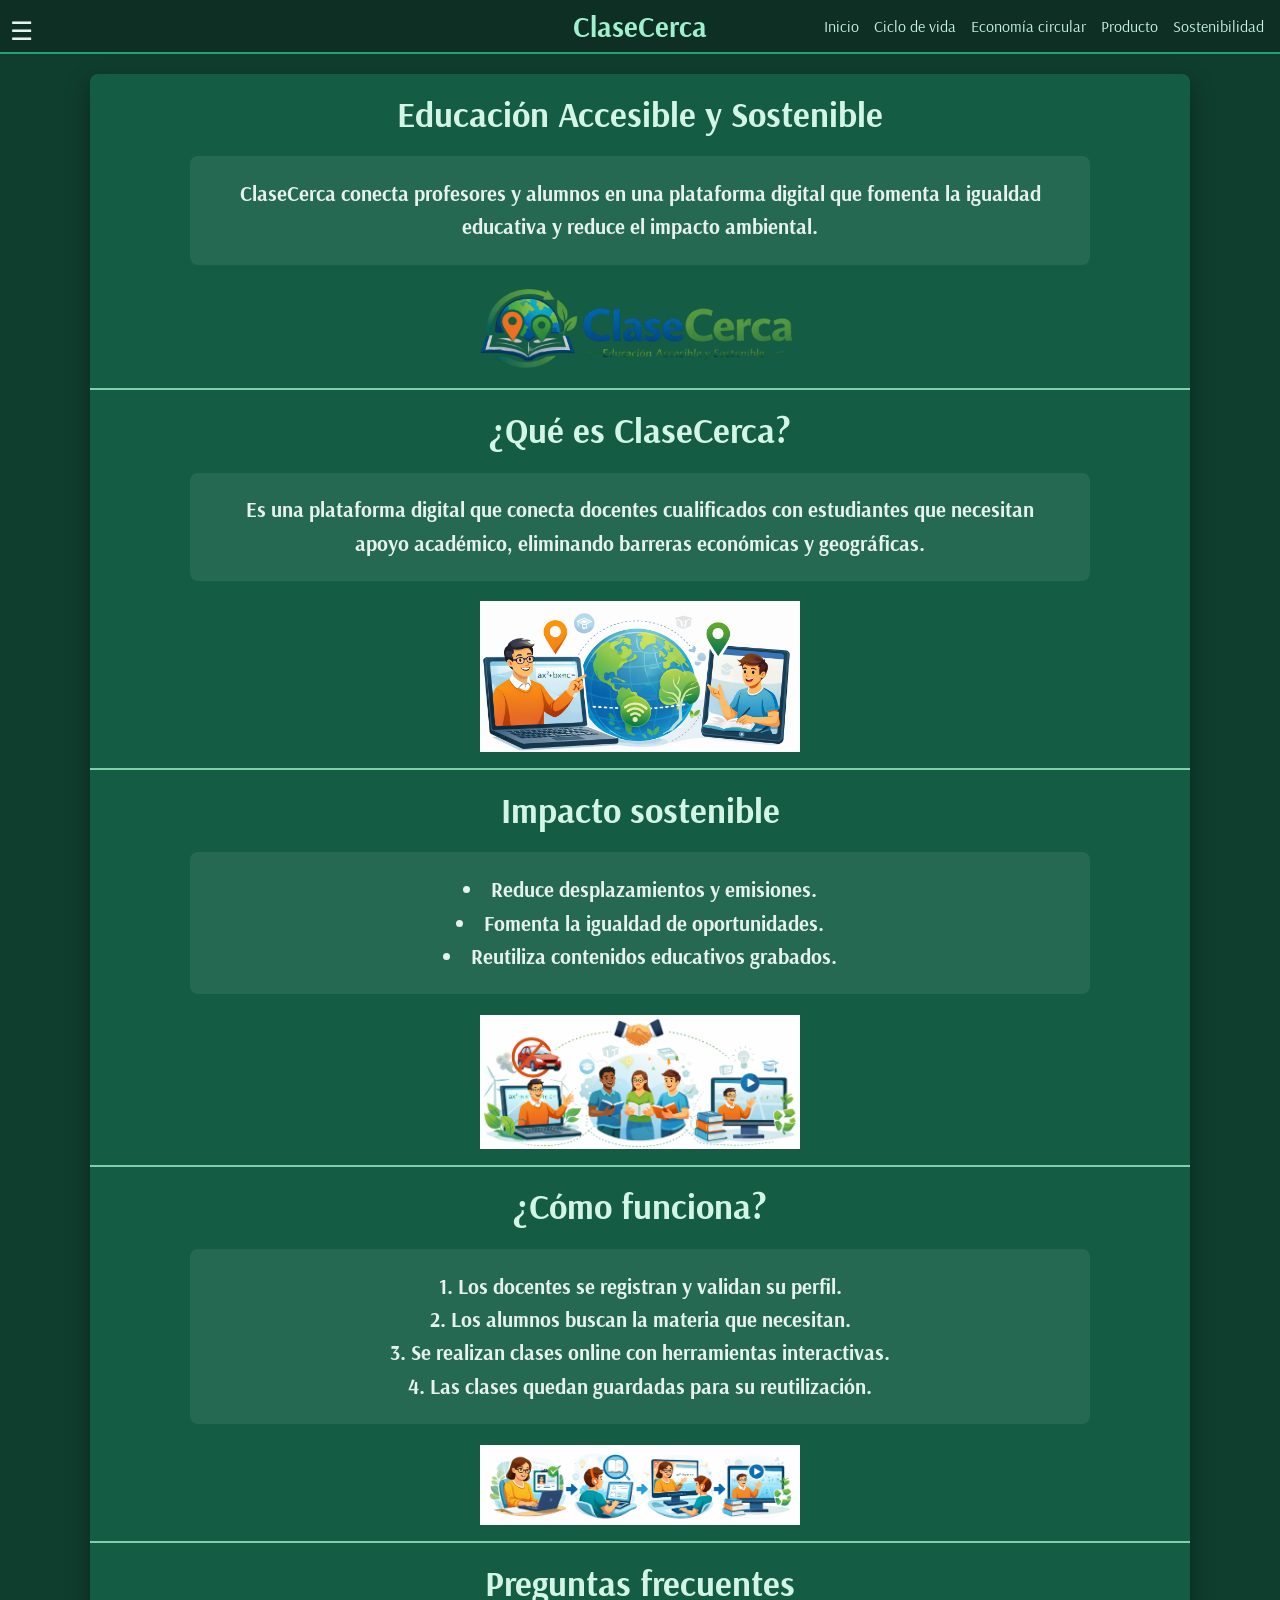
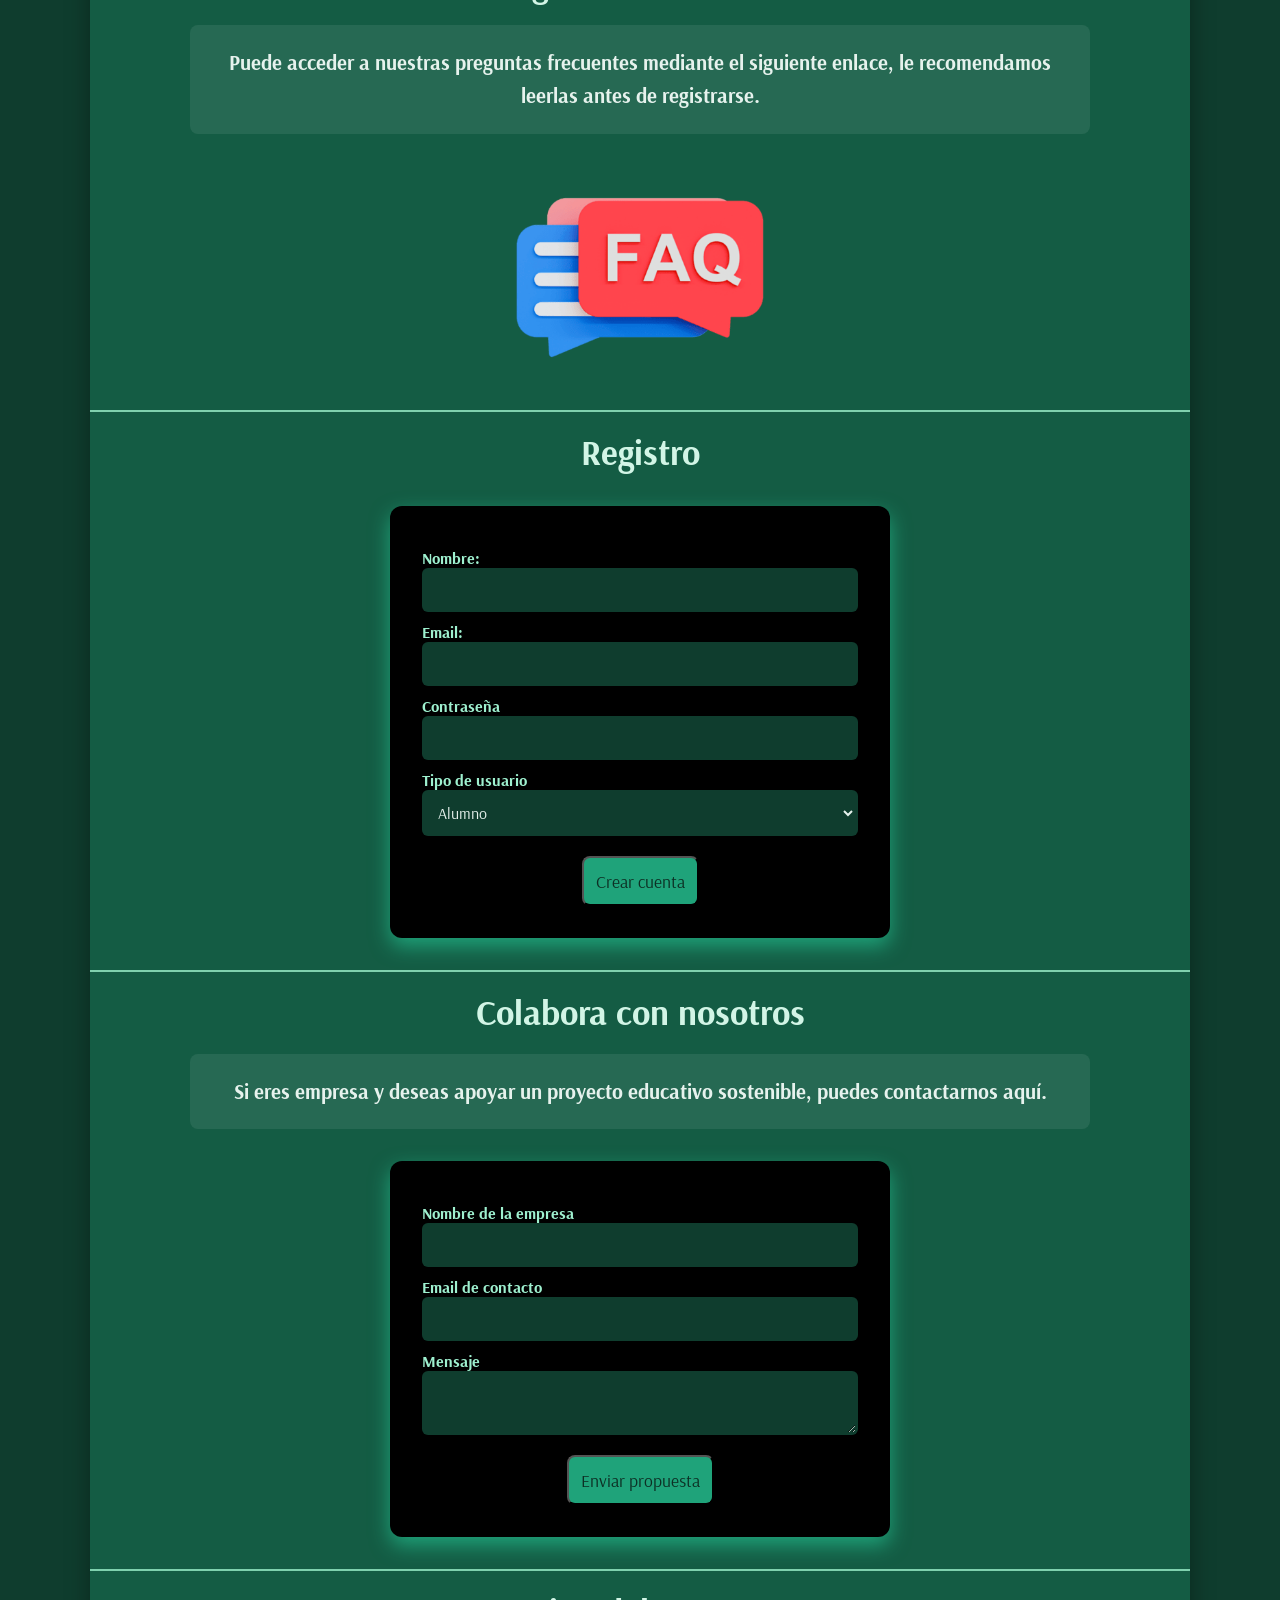
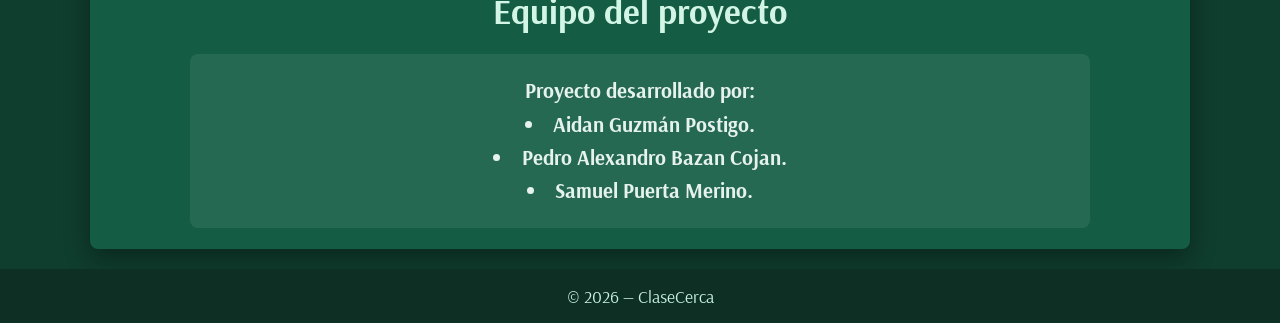
<file: index.html>
<!DOCTYPE html>
<html lang="es">
<head>
  <meta charset="UTF-8" />
  <meta name="viewport" content="width=device-width, initial-scale=1.0"/>
  <title>ClaseCerca</title>
  <link rel="stylesheet" href="css/styles.css" />
  <script src="js/main.js" defer></script>
</head>
<body>
    <header class="site-header">
    <h1>ClaseCerca</h1>
    <nav class="main-nav">
      <ul>
        <li><a href="#">Inicio</a></li>
        <li><a href="pages/ciclo-vida.html">Ciclo de vida</a></li>
        <li><a href="pages/equipo.html">Economía circular</a></li>
        <li><a href="pages/producto.html">Producto</a></li>
        <li><a href="pages/sostenibilidad.html">Sostenibilidad</a></li>
      </ul>
    </nav>
    <button class="open-menu" aria-label="Abrir menú lateral"><span id="toggleIcon">☰</span></button>
  </header>
  <nav id="sideMenu" class="side-menu">
    <ul>
        <li><a href="#">Inicio</a></li>
        <li><a href="pages/ciclo-vida.html">Ciclo de vida</a></li>
        <li><a href="pages/equipo.html">Relación con la economía circular</a></li>
        <li><a href="pages/producto.html">Presentación del producto</a></li>
        <li><a href="pages/sostenibilidad.html">Relación con la sostenibilidad</a></li>
      </ul>
  </nav>
  <main>
    <section id="hero">
      <h2>Educación Accesible y Sostenible</h2>
      <h3>
        ClaseCerca conecta profesores y alumnos en una plataforma digital que fomenta la igualdad educativa y reduce el impacto ambiental.
      </h3>
      <figure>
        <a href="https://github.com/AidanGuzmanPostigo/Sostenibilidad-Proyecto.git"><img src="assets/logo.png"/></a>
      </figure>
      <hr>
      <h2>¿Qué es ClaseCerca?</h2>
      <h3>
        Es una plataforma digital que conecta docentes cualificados con 
        estudiantes que necesitan apoyo académico, eliminando barreras 
        económicas y geográficas.
      </h3>
      <figure>
        <img src="assets/1.png"/>
      </figure>
      <hr>
      <h2>Impacto sostenible</h2>
      <h3>
        <ul>
          <li>Reduce desplazamientos y emisiones.</li>
          <li>Fomenta la igualdad de oportunidades.</li>
          <li>Reutiliza contenidos educativos grabados.</li>
        </ul>  
      </h3>
      <figure>
        <img src="assets/2.png"/>
      </figure>
      <hr>
      <h2>¿Cómo funciona?</h2>
      <h3>
        <ol>
          <li>Los docentes se registran y validan su perfil.</li>
          <li>Los alumnos buscan la materia que necesitan.</li>
          <li>Se realizan clases online con herramientas interactivas.</li>
          <li>Las clases quedan guardadas para su reutilización.</li>
        </ol>
      </h3>
      <figure>
        <img src="assets/3.png"/>
      </figure>
      <hr>
      <h2>Preguntas frecuentes</h2>
      <h3>
        Puede acceder a nuestras preguntas frecuentes mediante el siguiente enlace, le recomendamos leerlas antes de registrarse.
      </h3>
      <figure>
        <a href="https://github.com/AidanGuzmanPostigo/Sostenibilidad-Proyecto/blob/main/docs/README.md"><img src="assets/4.png"/></a>
      </figure>
      <hr>
    </section>
    <section id="registro">
      <h2>Registro</h2>
      <form id="formRegistro" novalidate>
        <label>Nombre:</label>
        <input type="text" id="nombre">
        <label>Email:</label>
        <input type="email" id="email">
        <label>Contraseña</label>
        <input type="password" id="contrasenna">
        <label>Tipo de usuario</label>
        <select required>
          <option value="alumno">Alumno</option>
          <option value="docente">Docente</option>
        </select>
        <br>
        <button type="submit">Crear cuenta</button>
      </form>
      <hr>
    </section>
    <section id="patrocinio">
      <h2>Colabora con nosotros</h2>
      <h3>
        Si eres empresa y deseas apoyar un proyecto educativo sostenible,
        puedes contactarnos aquí.
      </h3>
      <form id="formPatrocinio" novalidate>
        <label>Nombre de la empresa</label>
        <input type="text" id="nombreEmpresa">
        <label>Email de contacto</label>
        <input type="email" id="emailEmpresa">
        <label>Mensaje</label>
        <textarea id="mensajeEmpresa"></textarea>
        <br>
        <button type="submit">Enviar propuesta</button>
      </form>
      <hr>
    </section>
    <section id="equipo">
      <h2>Equipo del proyecto</h2>
      <h3>
        Proyecto desarrollado por:
        <br>
        <ul>
          <li>Aidan Guzmán Postigo.</li>
          <li>Pedro Alexandro Bazan Cojan.</li>
          <li>Samuel Puerta Merino.</li>
        </ul>
      </h3>
    </section>
  </main>
  <footer>
    <p><a href="#">&copy; 2026 — ClaseCerca</a></p>
  </footer>
</body>
</html>
</file>
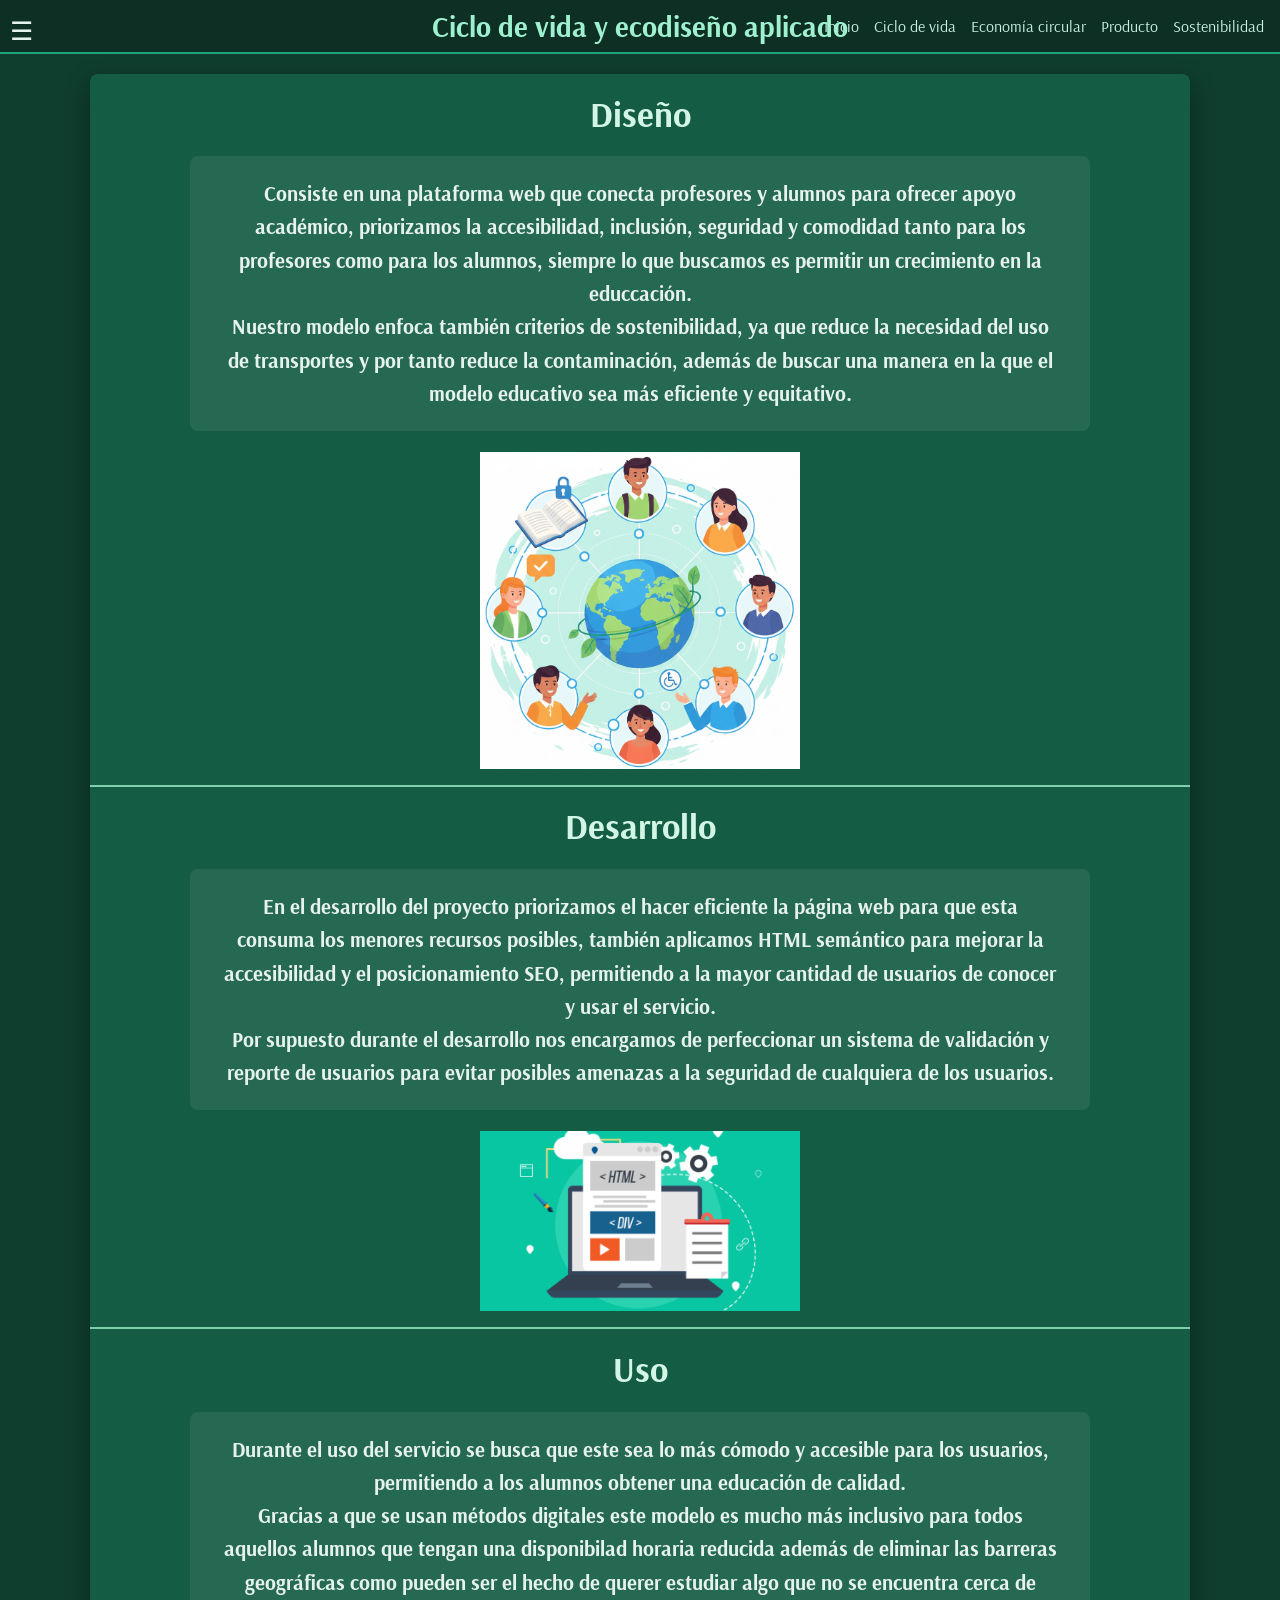
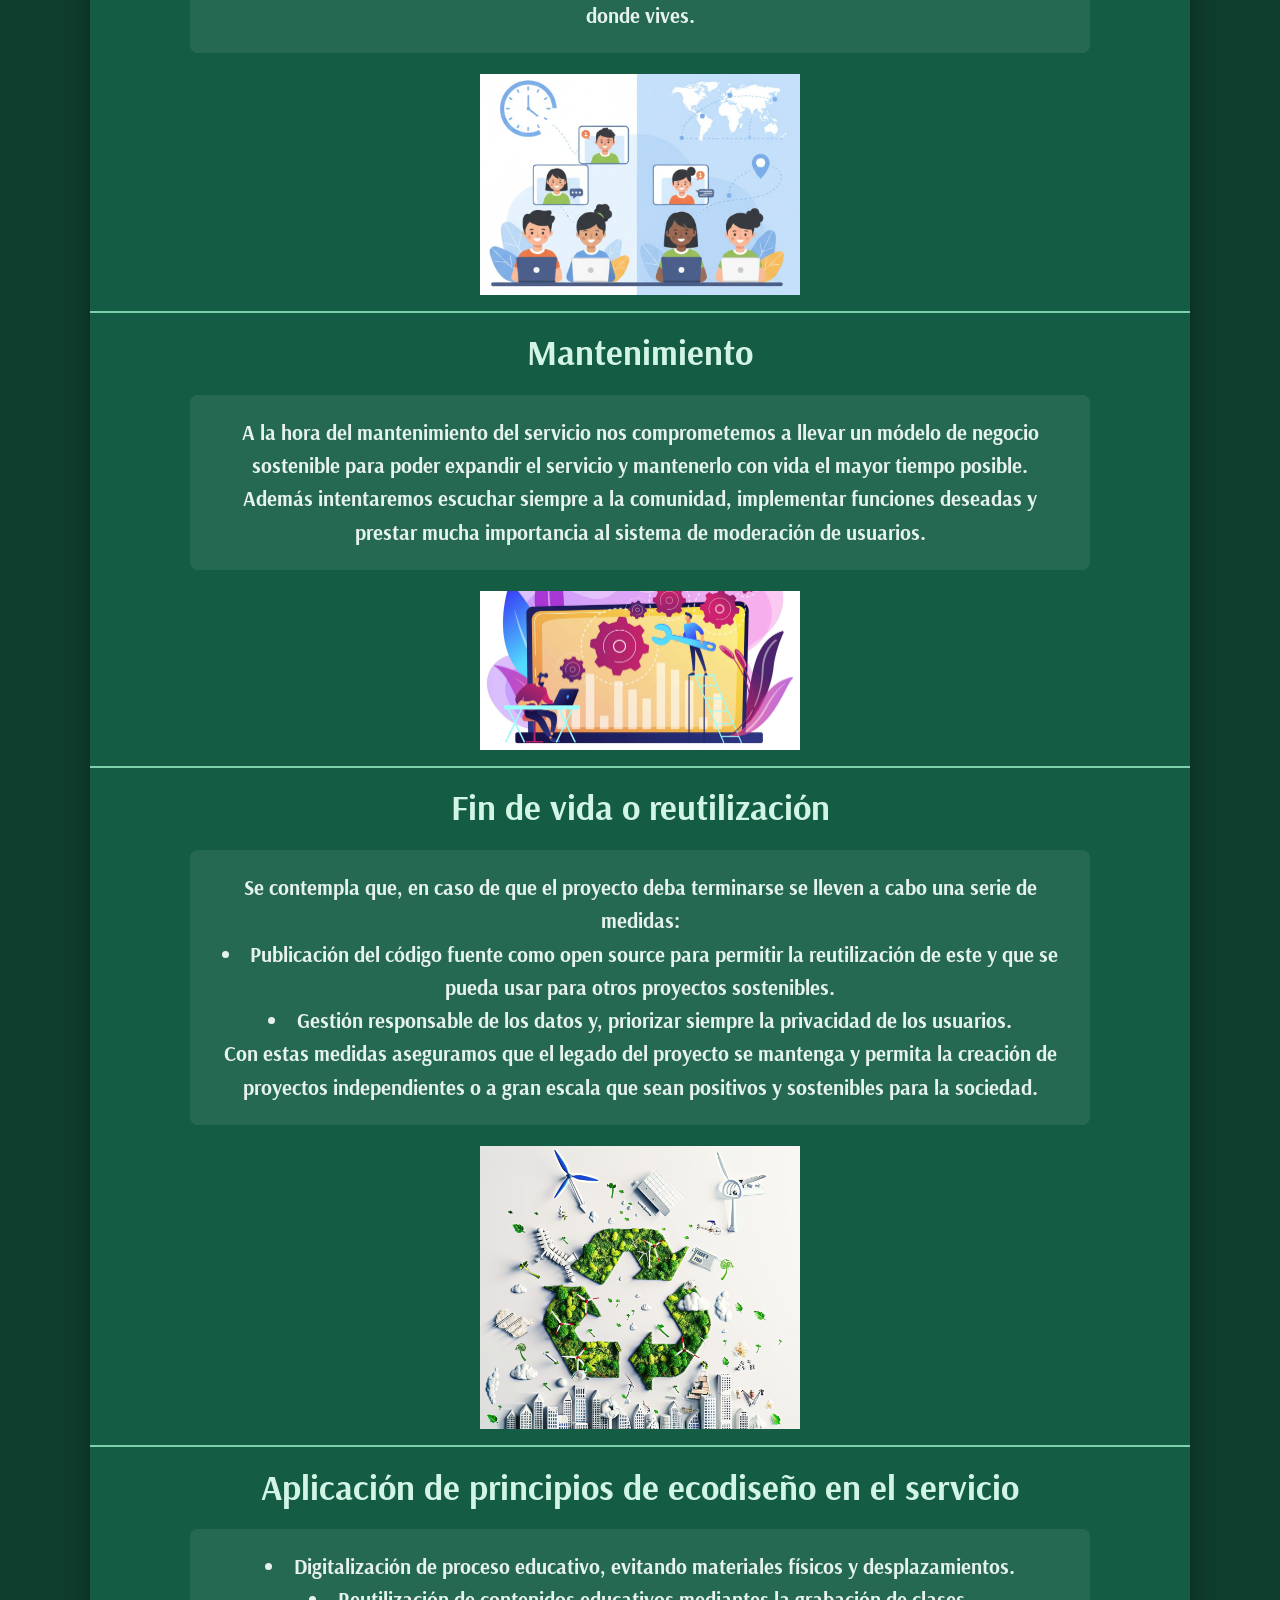
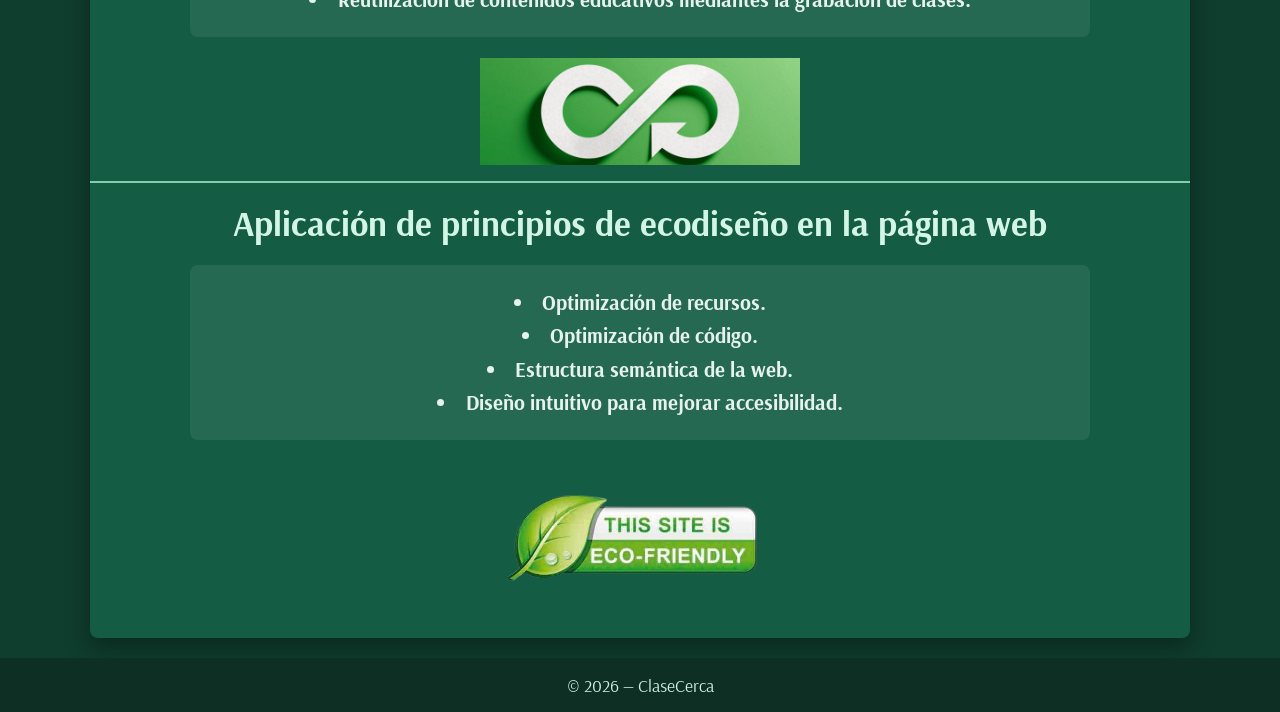
<file: pages/ciclo-vida.html>
<!DOCTYPE html>
<html lang="es">
<head>
  <meta charset="UTF-8" />
  <meta name="viewport" content="width=device-width, initial-scale=1.0"/>
  <title>Ciclo de vida</title>
  <link rel="stylesheet" href="../css/styles.css" />
  <script src="../js/main.js" defer></script>
</head>
<body>
    <header class="site-header">
    <h1>Ciclo de vida y ecodiseño aplicado</h1>
    <nav class="main-nav">
      <ul>
        <li><a href="../index.html">Inicio</a></li>
        <li><a href="#">Ciclo de vida</a></li>
        <li><a href="equipo.html">Economía circular</a></li>
        <li><a href="producto.html">Producto</a></li>
        <li><a href="sostenibilidad.html">Sostenibilidad</a></li>
      </ul>
    </nav>
    <button class="open-menu" aria-label="Abrir menú lateral"><span id="toggleIcon">☰</span></button>
  </header>
  <nav id="sideMenu" class="side-menu">
    <ul>
        <li><a href="../index.html">Inicio</a></li>
        <li><a href="#">Ciclo de vida</a></li>
        <li><a href="equipo.html">Relación con la economía circular</a></li>
        <li><a href="producto.html">Presentación del producto</a></li>
        <li><a href="sostenibilidad.html">Relación con la sostenibilidad</a></li>
      </ul>
  </nav>
  <main>
    <section id="hero">
        <h2>Diseño</h2>
        <h3>
            Consiste en una plataforma web que conecta profesores y alumnos para ofrecer apoyo académico, priorizamos la accesibilidad, inclusión, seguridad y comodidad tanto para los profesores como para los alumnos, siempre lo que buscamos es permitir un crecimiento en la educcación.
            <br>
            Nuestro modelo enfoca también criterios de sostenibilidad, ya que reduce la necesidad del uso de transportes y por tanto reduce la contaminación, además de buscar una manera en la que el modelo educativo sea más eficiente y equitativo.
        </h3>
        <figure>
            <img src="../assets/5.png"/>
        </figure>
        <hr>
        <h2>Desarrollo</h2>
        <h3>
            En el desarrollo del proyecto priorizamos el hacer eficiente la página web para que esta consuma los menores recursos posibles, también aplicamos HTML semántico para mejorar la accesibilidad y el posicionamiento SEO, permitiendo a la mayor cantidad de usuarios de conocer y usar el servicio.
            <br>
            Por supuesto durante el desarrollo nos encargamos de perfeccionar un sistema de validación y reporte de usuarios para evitar posibles amenazas a la seguridad de cualquiera de los usuarios.
        </h3>
        <figure>
            <img src="../assets/6.png"/>
        </figure>
        <hr>
        <h2>Uso</h2>
        <h3>
            Durante el uso del servicio se busca que este sea lo más cómodo y accesible para los usuarios, permitiendo a los alumnos obtener una educación de calidad.
            <br>
            Gracias a que se usan métodos digitales este modelo es mucho más inclusivo para todos aquellos alumnos que tengan una disponibilad horaria reducida además de eliminar las barreras geográficas como pueden ser el hecho de querer estudiar algo que no se encuentra cerca de donde vives.
        </h3>
        <figure>
            <img src="../assets/7.png"/>
        </figure>
        <hr>
        <h2>Mantenimiento</h2>
        <h3>
            A la hora del mantenimiento del servicio nos comprometemos a llevar un módelo de negocio sostenible para poder expandir el servicio y mantenerlo con vida el mayor tiempo posible.
            <br>
            Además intentaremos escuchar siempre a la comunidad, implementar funciones deseadas y prestar mucha importancia al sistema de moderación de usuarios.
        </h3>
        <figure>
            <img src="../assets/8.png"/>
        </figure>
        <hr>
        <h2>Fin de vida o reutilización</h2>
        <h3>
            Se contempla que, en caso de que el proyecto deba terminarse se lleven a cabo una serie de medidas:
            <ul>
                <li>Publicación del código fuente como open source para permitir la reutilización de este y que se pueda usar para otros proyectos sostenibles.</li>
                <li>Gestión responsable de los datos y, priorizar siempre la privacidad de los usuarios.</li>
            </ul>
            Con estas medidas aseguramos que el legado del proyecto se mantenga y permita la creación de proyectos independientes o a gran escala que sean positivos y sostenibles para la sociedad.
        </h3>
        <figure>
            <img src="../assets/9.png"/>
        </figure>
        <hr>
        <h2>Aplicación de principios de ecodiseño en el servicio</h2>
        <h3>
            <ul>
                <li>Digitalización de proceso educativo, evitando materiales físicos y desplazamientos.</li>
                <li>Reutilización de contenidos educativos mediantes la grabación de clases.</li>
            </ul>
        </h3>
        <figure>
            <img src="../assets/10.png"/>
        </figure>
        <hr>
        <h2>Aplicación de principios de ecodiseño en la página web</h2>
        <h3>
            <ul>
                <li>Optimización de recursos.</li>
                <li>Optimización de código.</li>
                <li>Estructura semántica de la web.</li>
                <li>Diseño intuitivo para mejorar accesibilidad.</li>
            </ul>
        </h3>
        <figure>
            <img src="../assets/11.png"/>
        </figure>
    </section>
  </main>
  <footer>
    <p><a href="#">&copy; 2026 — ClaseCerca</a></p>
  </footer>
</body>
</html>
</file>
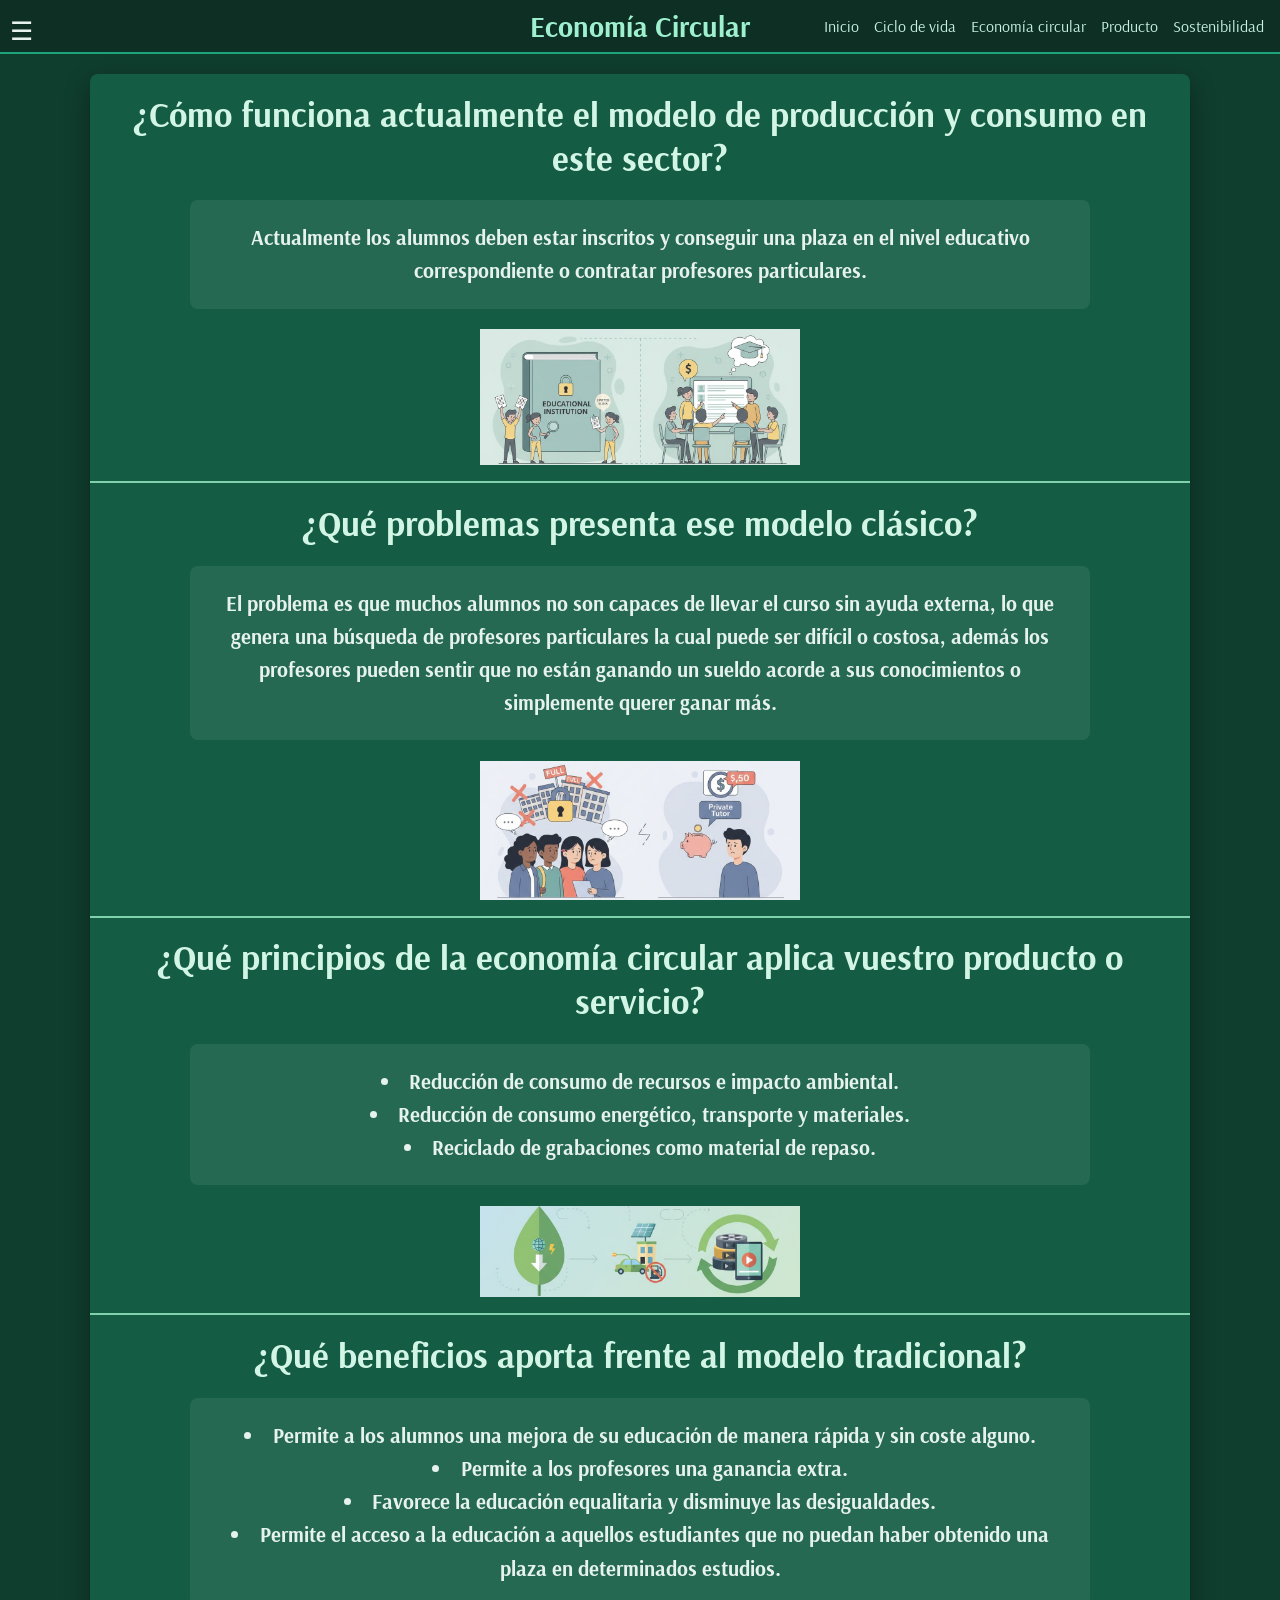
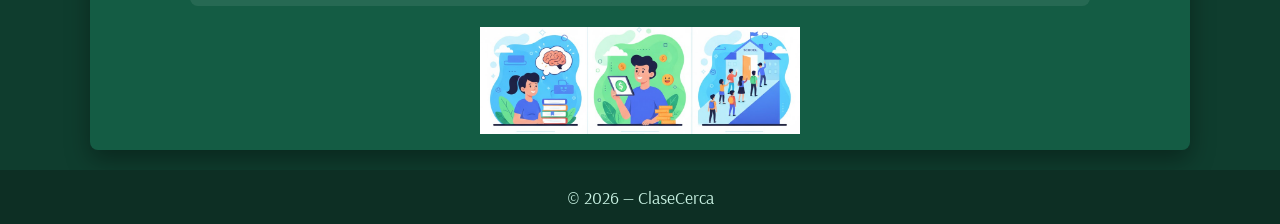
<file: pages/equipo.html>
<!DOCTYPE html>
<html lang="es">
<head>
  <meta charset="UTF-8" />
  <meta name="viewport" content="width=device-width, initial-scale=1.0"/>
  <title>Economía Circular</title>
  <link rel="stylesheet" href="../css/styles.css" />
  <script src="../js/main.js" defer></script>
</head>
<body>
    <header class="site-header">
    <h1>Economía Circular</h1>
    <nav class="main-nav">
      <ul>
        <li><a href="../index.html">Inicio</a></li>
        <li><a href="ciclo-vida.html">Ciclo de vida</a></li>
        <li><a href="#">Economía circular</a></li>
        <li><a href="producto.html">Producto</a></li>
        <li><a href="sostenibilidad.html">Sostenibilidad</a></li>
      </ul>
    </nav>
    <button class="open-menu" aria-label="Abrir menú lateral"><span id="toggleIcon">☰</span></button>
  </header>
  <nav id="sideMenu" class="side-menu">
    <ul>
        <li><a href="../index.html">Inicio</a></li>
        <li><a href="ciclo-vida.html">Ciclo de vida</a></li>
        <li><a href="#">Relación con la economía circular</a></li>
        <li><a href="producto.html">Presentación del producto</a></li>
        <li><a href="sostenibilidad.html">Relación con la sostenibilidad</a></li>
      </ul>
  </nav>
  <main>
    <section id="hero">
        <h2>¿Cómo funciona actualmente el modelo de producción y consumo en este sector?</h2>
        <h3>Actualmente los alumnos deben estar inscritos y conseguir una plaza en el nivel educativo correspondiente o contratar profesores particulares.</h3>
        <figure>
            <img src="../assets/13.png"/>
        </figure>
        <hr>
        <h2>¿Qué problemas presenta ese modelo clásico?</h2>
        <h3>El problema es que muchos alumnos no son capaces de llevar el curso sin ayuda externa, lo que genera una búsqueda de profesores particulares la cual puede ser difícil o costosa, además los profesores pueden sentir que no están ganando un sueldo acorde a sus conocimientos o simplemente querer ganar más.</h3>
        <figure>
            <img src="../assets/12.png"/>
        </figure>
        <hr>
        <h2>¿Qué principios de la economía circular aplica vuestro producto o servicio?</h2>
        <h3>
          <ul>
            <li>Reducción de consumo de recursos e impacto ambiental.</li>
            <li>Reducción de consumo energético, transporte y materiales.</li>
            <li>Reciclado de grabaciones como material de repaso.</li>
          </ul>
        </h3>
        <figure>
            <img src="../assets/14.png"/>
        </figure>
        <hr>
        <h2>¿Qué beneficios aporta frente al modelo tradicional?</h2>
        <h3>
          <ul>
            <li>Permite a los alumnos una mejora de su educación de manera rápida y sin coste alguno.</li>
            <li>Permite a los profesores una ganancia extra.</li>
            <li>Favorece la educación equalitaria y disminuye las desigualdades.</li>
            <li>Permite el acceso a la educación a aquellos estudiantes que no puedan haber obtenido una plaza en determinados estudios.</li>
          </ul>
        </h3>
        <figure>
            <img src="../assets/15.png"/>
        </figure>
    </section>
  </main>
  <footer>
    <p><a href="#">&copy; 2026 — ClaseCerca</a></p>
  </footer>
</body>
</html>
</file>
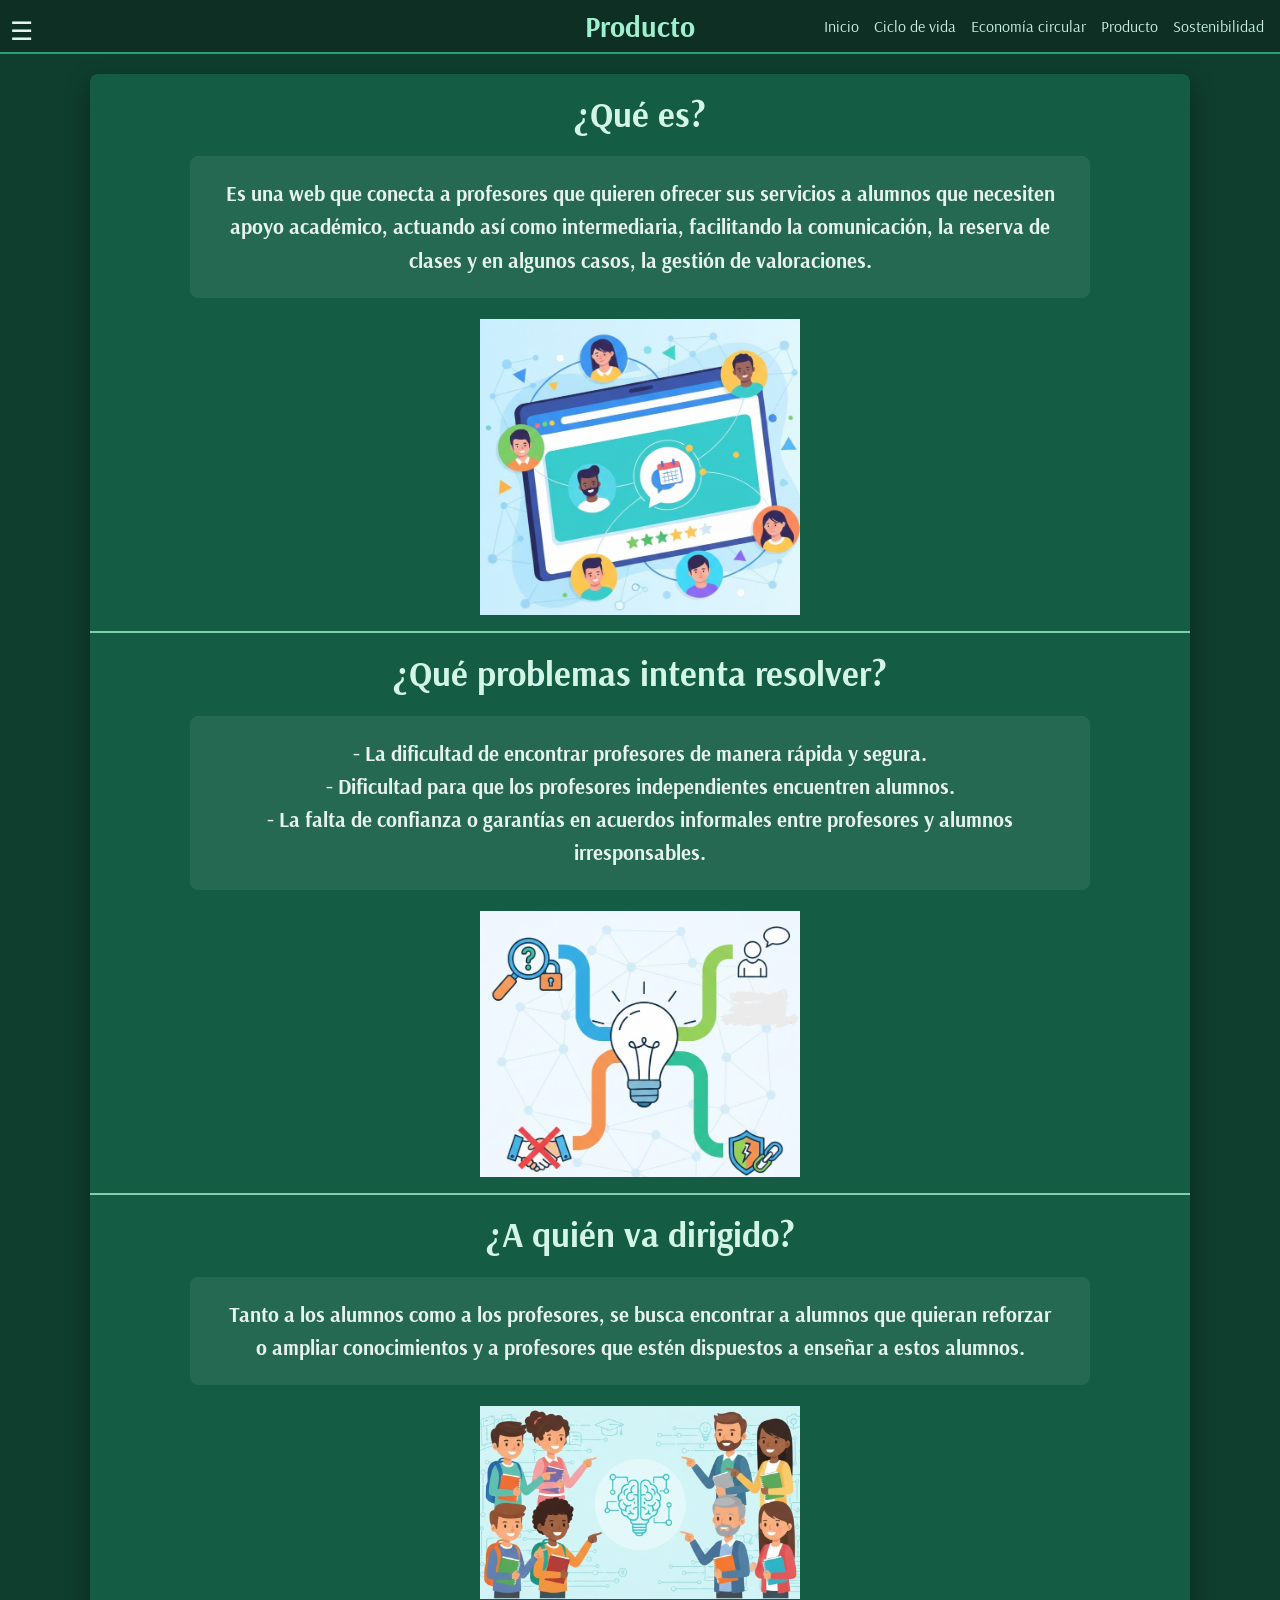
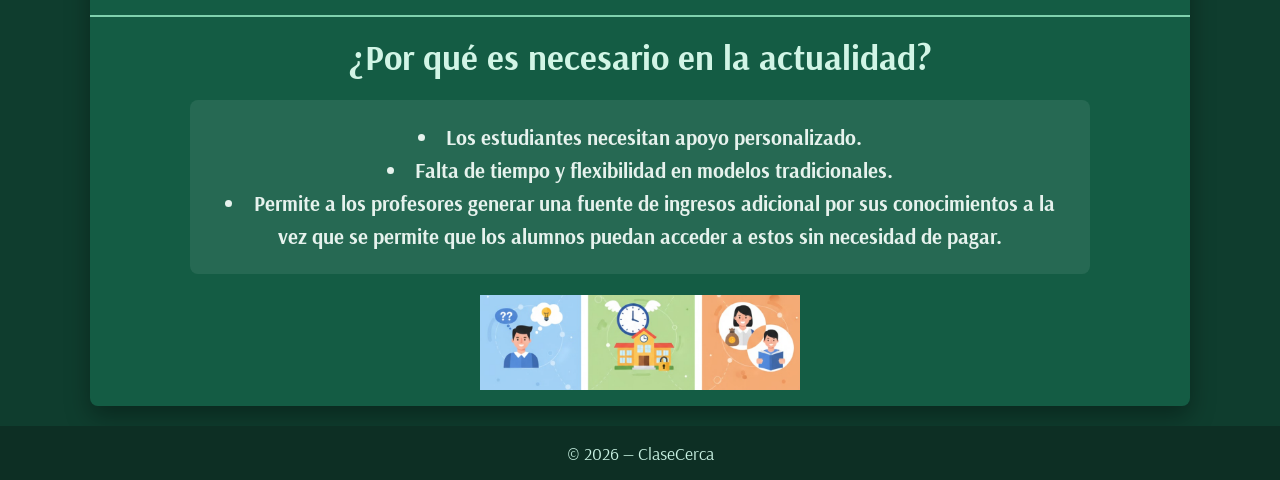
<file: pages/producto.html>
<!DOCTYPE html>
<html lang="es">
<head>
  <meta charset="UTF-8" />
  <meta name="viewport" content="width=device-width, initial-scale=1.0"/>
  <title>Producto</title>
  <link rel="stylesheet" href="../css/styles.css" />
  <script src="../js/main.js" defer></script>
</head>
<body>
    <header class="site-header">
    <h1>Producto</h1>
    <nav class="main-nav">
      <ul>
        <li><a href="../index.html">Inicio</a></li>
        <li><a href="ciclo-vida.html">Ciclo de vida</a></li>
        <li><a href="equipo.html">Economía circular</a></li>
        <li><a href="#">Producto</a></li>
        <li><a href="sostenibilidad.html">Sostenibilidad</a></li>
      </ul>
    </nav>
    <button class="open-menu" aria-label="Abrir menú lateral"><span id="toggleIcon">☰</span></button>
  </header>
  <nav id="sideMenu" class="side-menu">
    <ul>
        <li><a href="../index.html">Inicio</a></li>
        <li><a href="ciclo-vida.html">Ciclo de vida</a></li>
        <li><a href="equipo.html">Relación con la economía circular</a></li>
        <li><a href="#">Presentación del producto</a></li>
        <li><a href="sostenibilidad.html">Relación con la sostenibilidad</a></li>
      </ul>
  </nav>
  <main>
    <section id="hero">
      <h2>¿Qué es?</h2>
      <h3>Es una web que conecta a profesores que quieren ofrecer sus servicios a alumnos que necesiten apoyo académico, actuando así como intermediaria, facilitando la comunicación, la reserva de clases y en algunos casos, la gestión de valoraciones.</h3>
      <figure>
        <img src="../assets/16.png"/>
      </figure>
      <hr>
      <h2>¿Qué problemas intenta resolver?</h2>
      <h3>
        - La dificultad de encontrar profesores de manera rápida y segura.
        <br>
        - Dificultad para que los profesores independientes encuentren alumnos.
        <br>
        - La falta de confianza o garantías en acuerdos informales entre profesores y alumnos irresponsables.
      </h3>
      <figure>
        <img src="../assets/17.png"/>
      </figure>
      <hr>
      <h2>¿A quién va dirigido?</h2>
      <h3>Tanto a los alumnos como a los profesores, se busca encontrar a alumnos que quieran reforzar o ampliar conocimientos y a profesores que estén dispuestos a enseñar a estos alumnos. 
      </h3>
      <figure>
        <img src="../assets/18.png"/>
      </figure>
      <hr>
      <h2>¿Por qué es necesario en la actualidad?</h2>
      <h3>
          <ul>
          <li>Los estudiantes necesitan apoyo personalizado.</li>
          <li>Falta de tiempo y flexibilidad en modelos tradicionales.</li>
          <li>Permite a los profesores generar una fuente de ingresos adicional por sus conocimientos a la vez que se permite que los alumnos puedan acceder a estos sin necesidad de pagar.</li>
      </h3>
      <figure>
        <img src="../assets/19.png"/>
      </figure>
    </section>
  </main>
  <footer>
    <p><a href="#">&copy; 2026 — ClaseCerca</a></p>
  </footer>
</body>
</html>
</file>
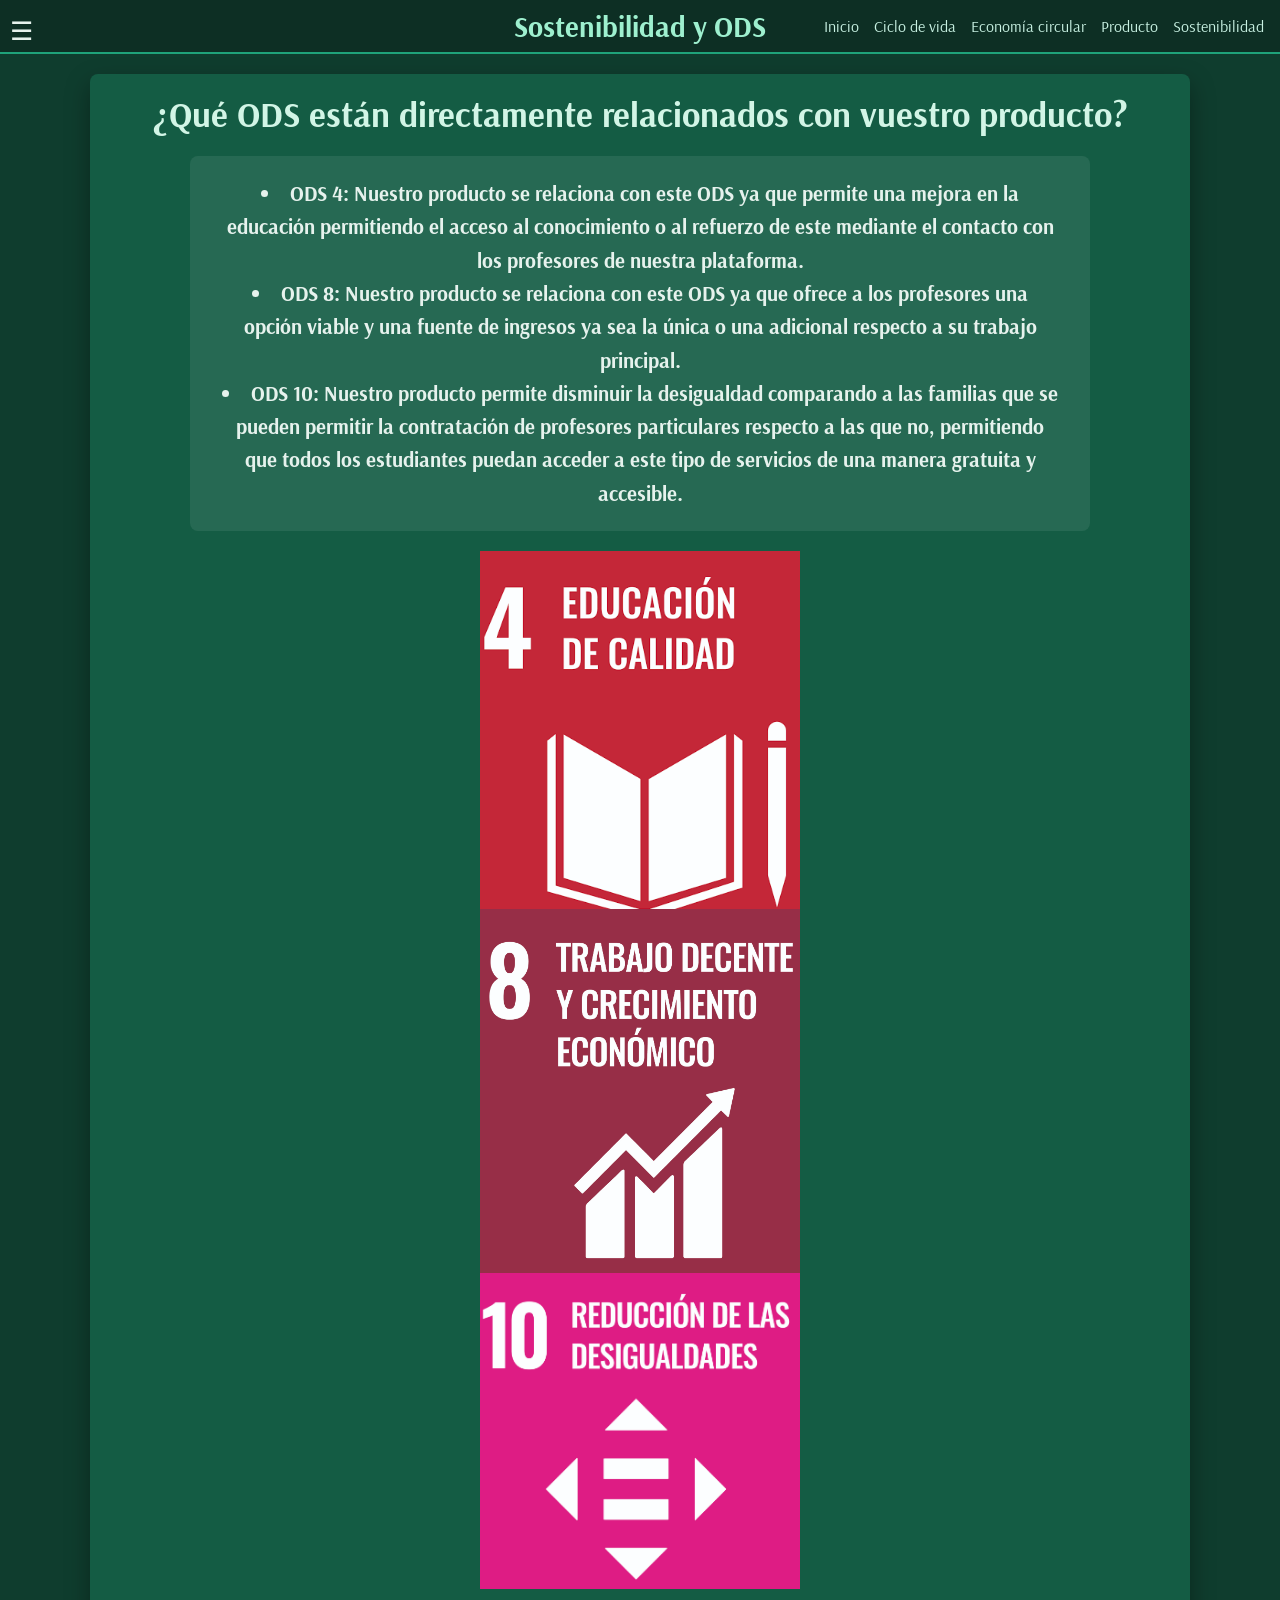
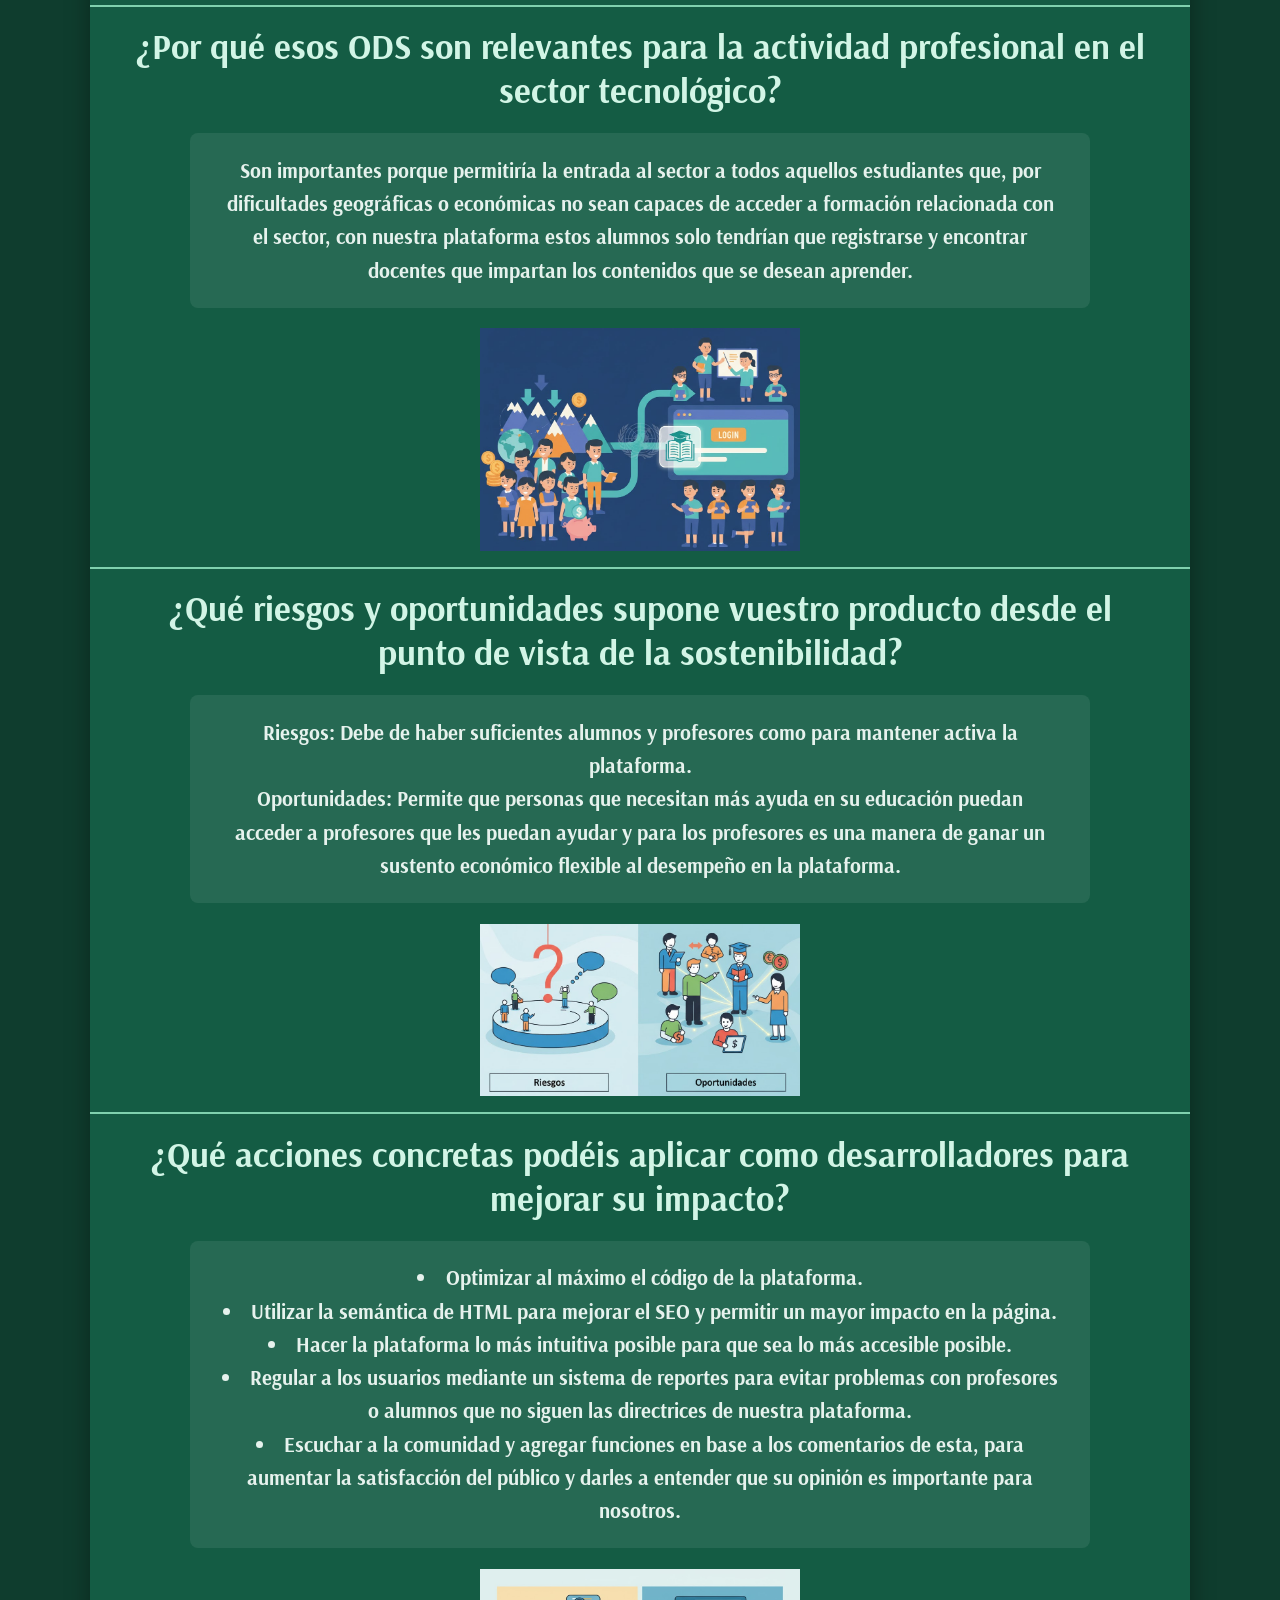
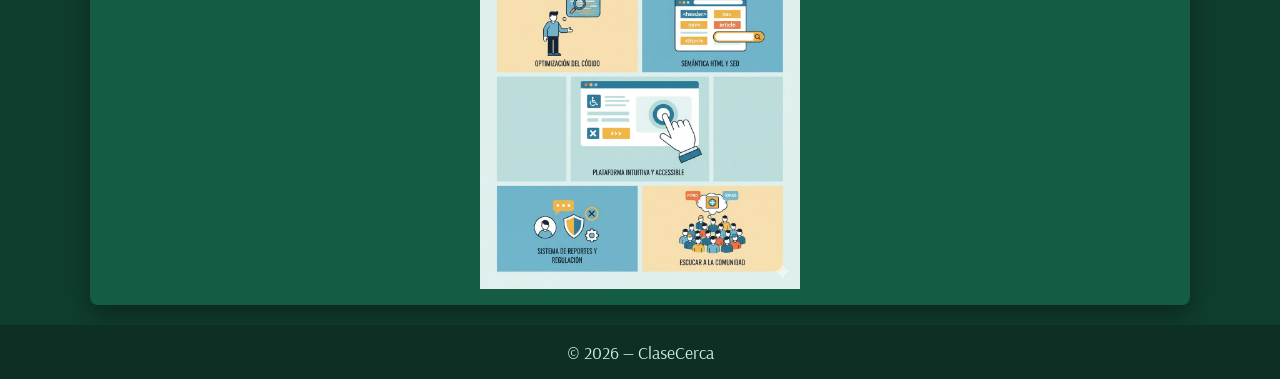
<file: pages/sostenibilidad.html>
<!DOCTYPE html>
<html lang="es">
<head>
  <meta charset="UTF-8" />
  <meta name="viewport" content="width=device-width, initial-scale=1.0"/>
  <title>Sostenibilidad y ODS</title>
  <link rel="stylesheet" href="../css/styles.css" />
  <script src="../js/main.js" defer></script>
</head>
<body>
    <header class="site-header">
    <h1>Sostenibilidad y ODS</h1>
    <nav class="main-nav">
      <ul>
        <li><a href="../index.html">Inicio</a></li>
        <li><a href="ciclo-vida.html">Ciclo de vida</a></li>
        <li><a href="equipo.html">Economía circular</a></li>
        <li><a href="producto.html">Producto</a></li>
        <li><a href="#">Sostenibilidad</a></li>
      </ul>
    </nav>
    <button class="open-menu" aria-label="Abrir menú lateral"><span id="toggleIcon">☰</span></button>
  </header>
  <nav id="sideMenu" class="side-menu">
    <ul>
        <li><a href="../index.html">Inicio</a></li>
        <li><a href="ciclo-vida.html">Ciclo de vida</a></li>
        <li><a href="equipo.html">Relación con la economía circular</a></li>
        <li><a href="producto.html">Presentación del producto</a></li>
        <li><a href="#">Relación con la sostenibilidad</a></li>
      </ul>
  </nav>
  <main>
    <section id="hero">
        <h2>¿Qué ODS están directamente relacionados con vuestro producto?</h2>
        <h3>
          <ul>
            <li>ODS 4: Nuestro producto se relaciona con este ODS ya que permite una mejora en la educación permitiendo el acceso al conocimiento o al refuerzo de este mediante el contacto con los profesores de nuestra plataforma.</li>
            <li>ODS 8: Nuestro producto se relaciona con este ODS ya que ofrece a los profesores una opción viable y una fuente de ingresos ya sea la única o una adicional respecto a su trabajo principal.</li>
            <li>ODS 10: Nuestro producto permite disminuir la desigualdad comparando a las familias que se pueden permitir la contratación de profesores particulares respecto a las que no, permitiendo que todos los estudiantes puedan acceder a este tipo de servicios de una manera gratuita y accesible.</li>
          </ul>
        </h3>
        <figure id="esp">
          <img src="../assets/20-1.png"/>
          <img src="../assets/20-2.png"/>
          <img src="../assets/20-3.png"/>
        </figure>
        <hr>
        <h2>¿Por qué esos ODS son relevantes para la actividad profesional en el sector tecnológico?</h2>
        <h3>
          Son importantes porque permitiría la entrada al sector a todos aquellos estudiantes que, por dificultades geográficas o económicas no sean capaces de acceder a formación relacionada con el sector, con nuestra plataforma estos alumnos solo tendrían que registrarse y encontrar docentes que impartan los contenidos que se desean aprender. 
        </h3>
        <figure>
          <img src="../assets/21.png"/>
        </figure>
        <hr>
        <h2>¿Qué riesgos y oportunidades supone vuestro producto desde el punto de vista de la sostenibilidad?</h2>
        <h3>
          Riesgos: Debe de haber suficientes alumnos y profesores como para mantener activa la plataforma.
          <br>
          Oportunidades: Permite que personas que necesitan más ayuda en su educación puedan acceder a profesores que les puedan ayudar y para los profesores es una manera de ganar un sustento económico flexible al desempeño en la plataforma.
        </h3>
        <figure>
          <img src="../assets/22.png"/>
        </figure>
        <hr>
        <h2>¿Qué acciones concretas podéis aplicar como desarrolladores para mejorar su impacto?</h2>
        <h3>
          <ul>
            <li>Optimizar al máximo el código de la plataforma.</li>
            <li>Utilizar la semántica de HTML para mejorar el SEO y permitir un mayor impacto en la página.</li>
            <li>Hacer la plataforma lo más intuitiva posible para que sea lo más accesible posible.</li>
            <li>Regular a los usuarios mediante un sistema de reportes para evitar problemas con profesores o alumnos que no siguen las directrices de nuestra plataforma.</li>
            <li>Escuchar a la comunidad y agregar funciones en base a los comentarios de esta, para aumentar la satisfacción del público y darles a entender que su opinión es importante para nosotros.</li>
          </ul>
        </h3>
        <figure>
          <img src="../assets/23.png"/>
        </figure>
    </section>
  </main>
  <footer>
    <p><a href="#">&copy; 2026 — ClaseCerca</a></p>
  </footer>
</body>
</html>
</file>
<file: css/styles.css>
@import url(https://fonts.googleapis.com/css2?family=Arsenal:ital,wght@0,400;0,700;1,400;1,700&display=swap);

*, *::before, *::after {
  margin: 0;
  padding: 0;
  box-sizing: border-box;
  color: #e6f2ed;
  font-family: "Arsenal";
}

html {
  height: 100%;
}

a{
  text-decoration: none;
  color: #c9f2e3;
}

body{
  background-color: #0f3d2e;
  display: flex;
  flex-direction: column;
}

hr{
  border: 0;
  height: 2px;
  background-color: #7fd1ae;
  margin: 1em 0;
}

main {
  width: min(1100px, 90%); 
  margin: 20px auto; 
  background-color: #145c44;
  box-shadow: 0 10px 25px rgba(0,0,0,0.35);
  flex: 1;
  border-radius: 8px;
}
section h2 {
  text-align: center;
  font-size: 2.2em;
  margin: .5em auto .5em;
  color: #d2f5e6;
  padding:0 1em;
}

h3{
  font-size: 1.3em;
  line-height: 1.6;
  margin: .5em 1em;
  background-color: rgba(255, 255, 255, 0.08);
  padding: 1em 1.5em;
  margin: 1em auto;
  border-radius: 8px;
  max-width: 900px;
  
}

h3, header p {
  text-align: center;
}

p{
  font-size: 1.1em;
  list-style: inside;
}

.site-header {
  position: sticky;
  top: 0;
  z-index: 50;
  background-color: #0d2f24;
  padding: 1em;
  display: flex;
  align-items: center;
  justify-content: right;
  border-bottom: 2px solid #1fa37a;
}

.site-header h1 {
  position: absolute;
  left: 50%;
  transform: translateX(-50%);
  font-size: 1.8em;
  color: #9ef0cf;
}

.main-nav ul {
  list-style: none;
  display: flex;
  gap: 15px;
}

.main-nav a:hover{
  background-color: #1fa37a;
  color: #0d2f24;
  padding: 5px 8px;
  border-radius: 4px;
}

.open-menu {
  position: fixed;
  top: 14px;
  left: 10px;
  z-index: 60;
  font-size: 26px;
  background: none;
  border: none;
  cursor: pointer;
  color: #9ef0cf;
  transition: transform 0.3s ease, background-color 0.3s ease;
}

.side-menu {
  position: fixed;
  left: -230px;            
  width: 230px;
  height: 100%;
  padding-top: 60px;
  transition: left 0.3s ease;
  z-index: 5;
  background-color: #0f4a38;
}

.side-menu.active {
  left: 0;                 
}

.side-menu ul {
  list-style: none;
  padding: 0;
}

.side-menu a {
  display: block;
  padding: 14px 20px;
  color: #b7f0d8;
}

.side-menu a:hover{
  background-color: #1fa37a;
  color: #0d2f24;
}

button:active{
  transform: scale(0.9);
}

button {
  margin: auto;
}

footer {
  text-align: center;
  background-color: #0d2f24;
  padding: 1em;
  color: #9ef0cf;
}
ul, ol{
  list-style-position: inside;
}
form {
  max-width: 500px;
  margin: 2em auto;
  padding: 2em;
  background-color: black;
  border-radius: 12px;
  box-shadow: 0 8px 20px #1fa37a;
  display: flex;
  flex-direction: column;
  
}
label {
  text-align: left;
  font-weight: bold;
  color: #9ef0cf;
  margin-top: 10px;
}
input, select, textarea {
  padding: 10px;
  border-radius: 6px;
  border: 2px solid transparent;
  background-color: #0f3d2e;
  color: #e6f2ed;
  font-size: 1em;
  transition: all 0.3s ease;
}
form button {
  padding: 12px;
  border-radius: 8px;
  background-color: #1fa37a;
  color: #0d2f24;
  font-size: 1.1em;
  cursor: pointer;
}
figure {
  margin: 1em;
}

img {
  width: 30%;
  display: block;
  margin: auto;
  
}
a img:hover {
  transform: scale(1.03);
}
</file>
